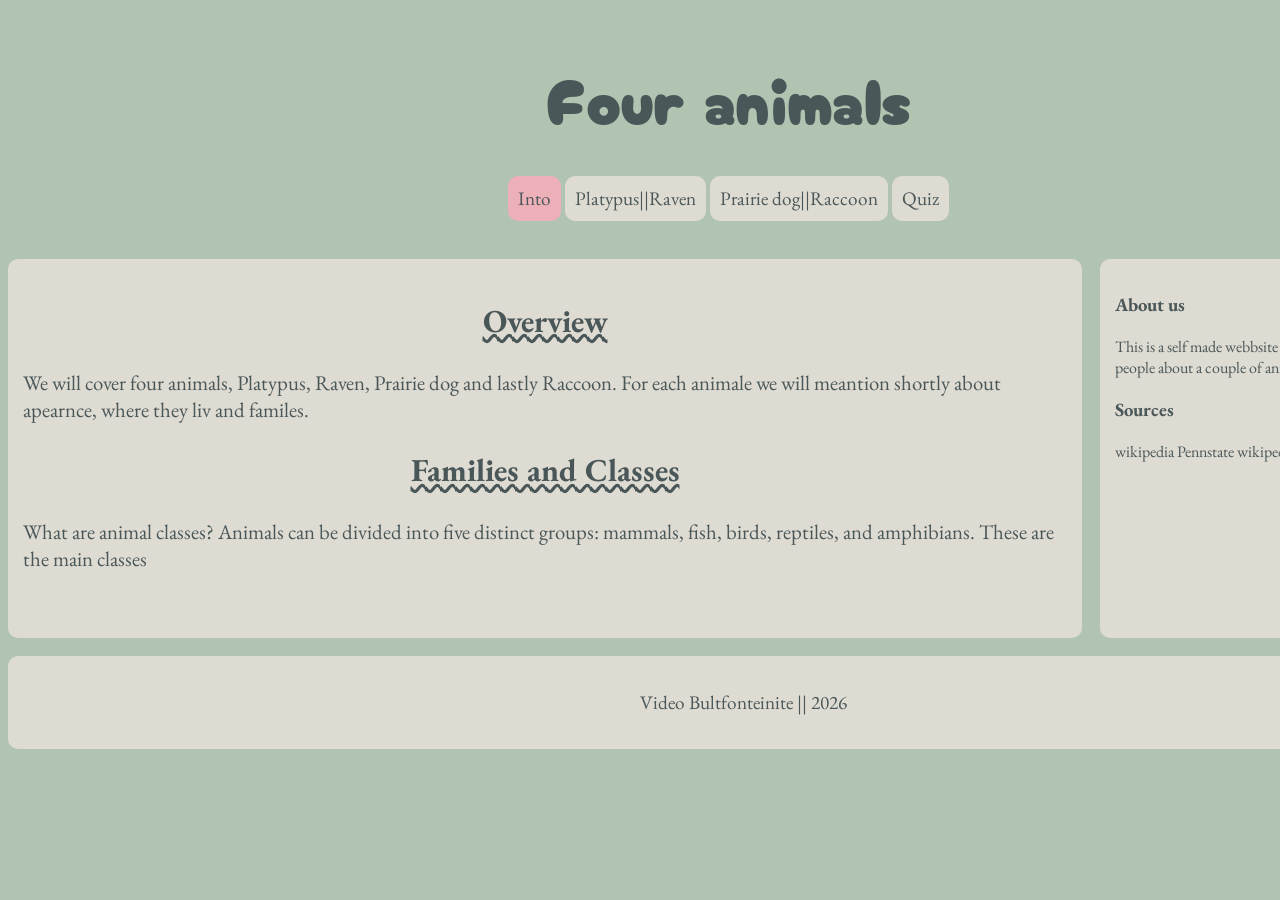
<file: index.html>
<!DOCTYPE html>
<html lang="en">

<head>
    <meta charset="UTF-8">
    <meta name="viewport" content="width=device-width, initial-scale=1.0">
    <title>Four animals</title>
    <link rel="stylesheet" href="style.css">
    <script defer src="./script.js"></script>
</head>

<body>
    <div class="container">
        <header class="into">
            <h1>Four animals</h1>
            <nav>
                <a href="./index.html" class="on">Into</a>
                <a href="./sida2.html">Platypus||Raven</a>
                <a href="./sida3.html">Prairie dog||Raccoon</a>
                <a href="./sida4.html">Quiz</a>
            </nav>
        </header>
        <main class="into">
            <h2>Overview</h2>
            <p>We will cover four animals, Platypus, Raven, Prairie dog and lastly Raccoon. For each animale we will
                meantion shortly about apearnce, where they liv and familes.</p>
                <p></p>
            <h2>Families and Classes</h2>
            <p>What are animal classes? Animals can be divided into five distinct groups: mammals, fish, birds, reptiles, and amphibians. These are the main classes </p>
        </main>
        <aside>
            <h3>About us</h3>
            <p class="aside">This is a self made webbsite with the purpes to inform people about a couple of animals.</p>
            <h3>Sources</h3>
            <p class="aside">
                <a href="https://en.wikipedia.org/wiki/Vertebrate#:~:text=The%20vertebrates%20make%20up%20the,of%20all%20kinds%2C%20and%20tetrapods.">wikipedia</a>
                <a href="cosystems.psu.edu/outreach/youth/sftrc/lesson-plans/wildlife/k-5/animal-groups#:~:text=Animals%20can%20be%20divided%20into,birds%2C%20reptiles%2C%20and%20amphibians.">Pennstate</a>
                <a href="https://www.wikipedia.org/">wikipedia</a>
            </p>
        </aside>
        <footer>
            <p class="name">Video Bultfonteinite || 2026</p>
        </footer>
    </div>
</body>

</html>
</file>
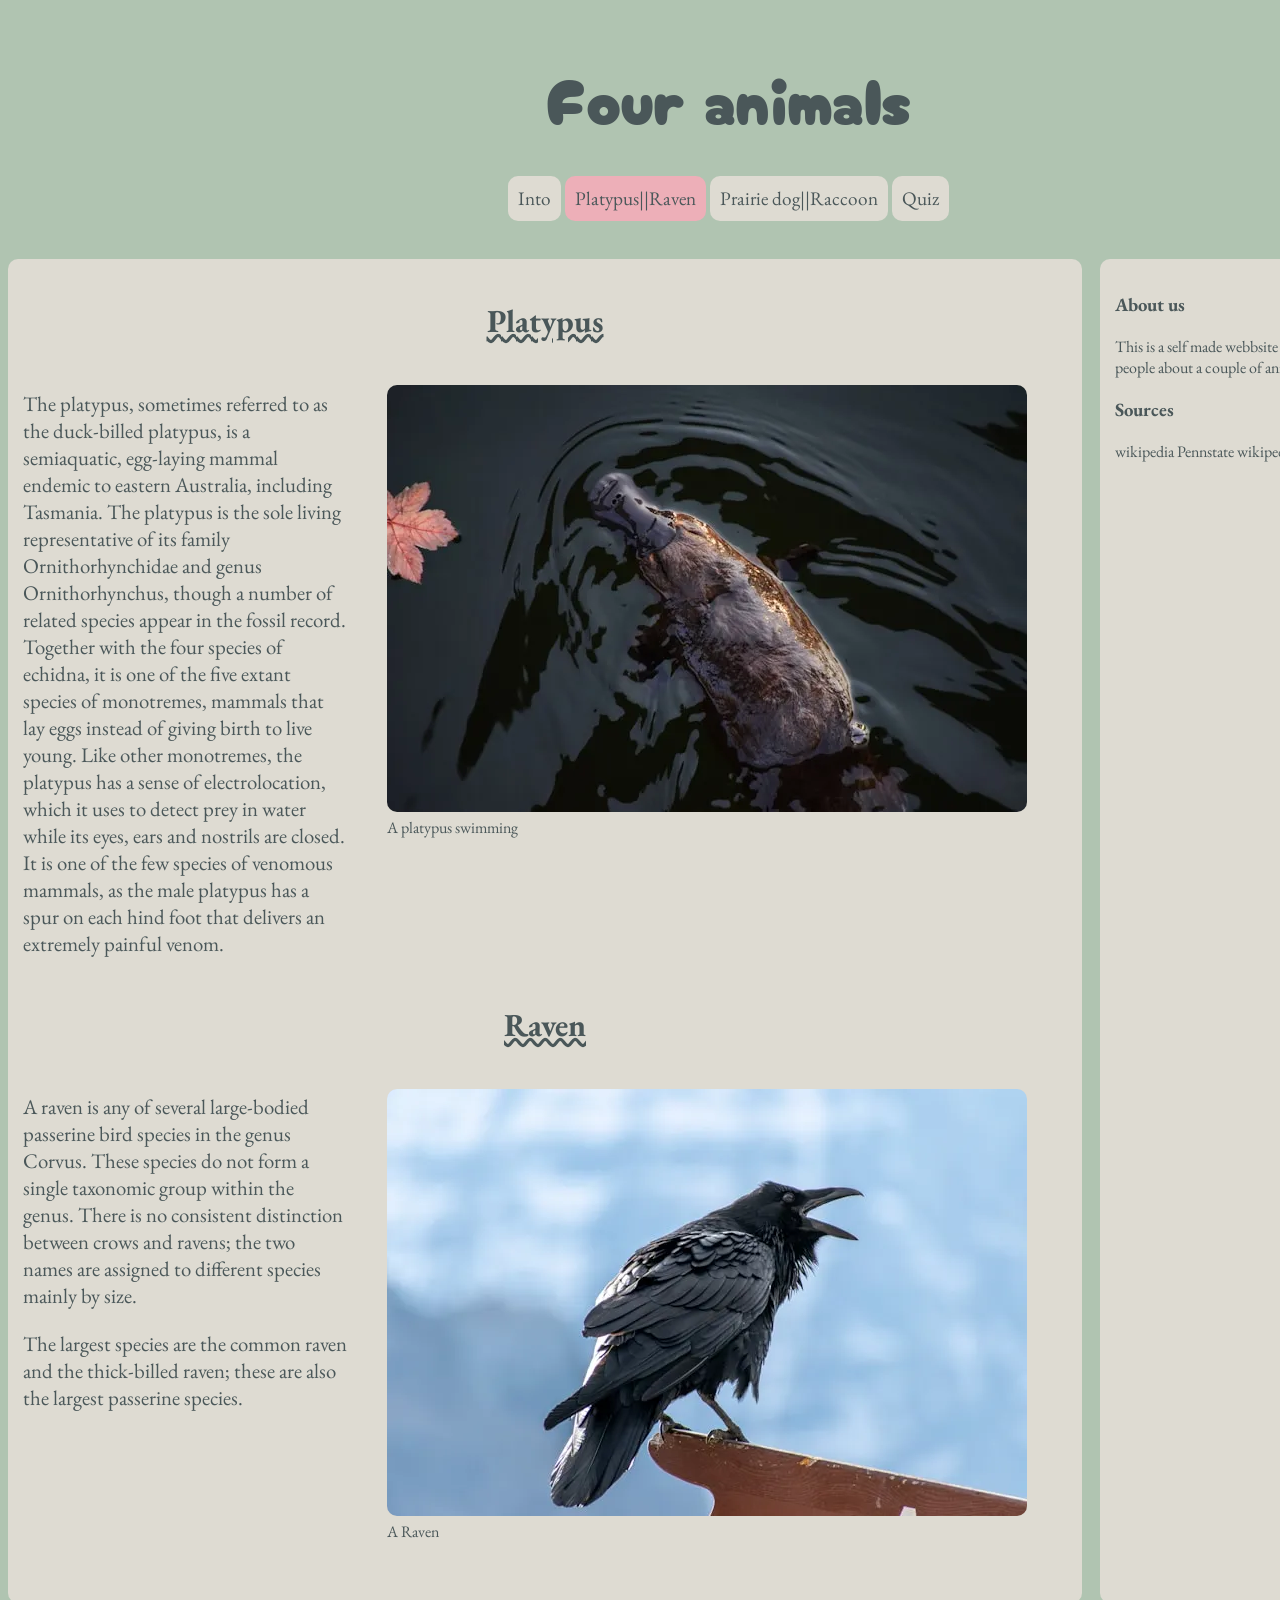
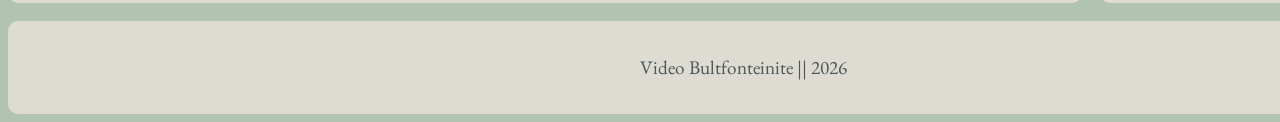
<file: sida2.html>
<!DOCTYPE html>
<html lang="en">

<head>
    <meta charset="UTF-8">
    <meta name="viewport" content="width=device-width, initial-scale=1.0">
    <title>Four animals</title>
    <link rel="stylesheet" href="style.css">
</head>

<body>
    <div class="container">
        <header class="into">
            <h1>Four animals</h1>
            <nav>
                <a href="./index.html">Into</a>
                <a href="./sida2.html" class="on">Platypus||Raven</a>
                <a href="./sida3.html">Prairie dog||Raccoon</a>
                <a href="./sida4.html">Quiz</a>
            </nav>
        </header>
        <main>
            <h2>Platypus</h2>
            <div class="animal">
                <div class="text">
                    <p>The platypus, sometimes referred to as the duck-billed platypus, is a semiaquatic, egg-laying
                        mammal endemic to eastern Australia, including Tasmania. The platypus is the sole living
                        representative of its family Ornithorhynchidae and genus Ornithorhynchus, though a number of
                        related species appear in the fossil record. Together with the four species of echidna, it is
                        one of the five extant species of monotremes, mammals that lay eggs instead of giving birth to
                        live young. Like other monotremes, the platypus has a sense of electrolocation, which it uses to
                        detect prey in water while its eyes, ears and nostrils are closed. It is one of the few species
                        of venomous mammals, as the male platypus has a spur on each hind foot that delivers an
                        extremely painful venom.</p>
                </div>
                <figure>
                    <img src="./bilder/michael-jerrard-Vv019m_ClpY-unsplash.webp"
                        alt="a picture of a swimming platypus">
                    <figcaption>A platypus swimming</figcaption>
                </figure>
            </div>
            <h2>Raven</h2>
            <div class="animal">
                <div class="text">
                    <p>A raven is any of several large-bodied passerine bird species in the genus Corvus. These species
                        do not form a single taxonomic group within the genus. There is no consistent distinction
                        between crows and ravens; the two names are assigned to different species mainly by size.</p>
                    <p>The largest species are the common raven and the thick-billed raven; these are also the largest
                        passerine species.</p>
                </div>
                <figure>
                    <img src="./bilder/anastasiya-dalenka-7iwKvbL3-UE-unsplash.webp" alt="A raven sitting on wood">
                    <figcaption>A Raven</figcaption>
                </figure>
            </div>
        </main>
        <aside>
            <h3>About us</h3>
            <p class="aside">This is a self made webbsite with the purpes to inform people about a couple of animals.
            </p>
            <h3>Sources</h3>
            <p class="aside">
                <a
                    href="https://en.wikipedia.org/wiki/Vertebrate#:~:text=The%20vertebrates%20make%20up%20the,of%20all%20kinds%2C%20and%20tetrapods.">wikipedia</a>
                <a
                    href="cosystems.psu.edu/outreach/youth/sftrc/lesson-plans/wildlife/k-5/animal-groups#:~:text=Animals%20can%20be%20divided%20into,birds%2C%20reptiles%2C%20and%20amphibians.">Pennstate</a>
                <a href="https://www.wikipedia.org/">wikipedia</a>

            </p>
        </aside>
        <footer>
            <p class="name">Video Bultfonteinite || 2026</p>
        </footer>
    </div>
</body>

</html>
</file>
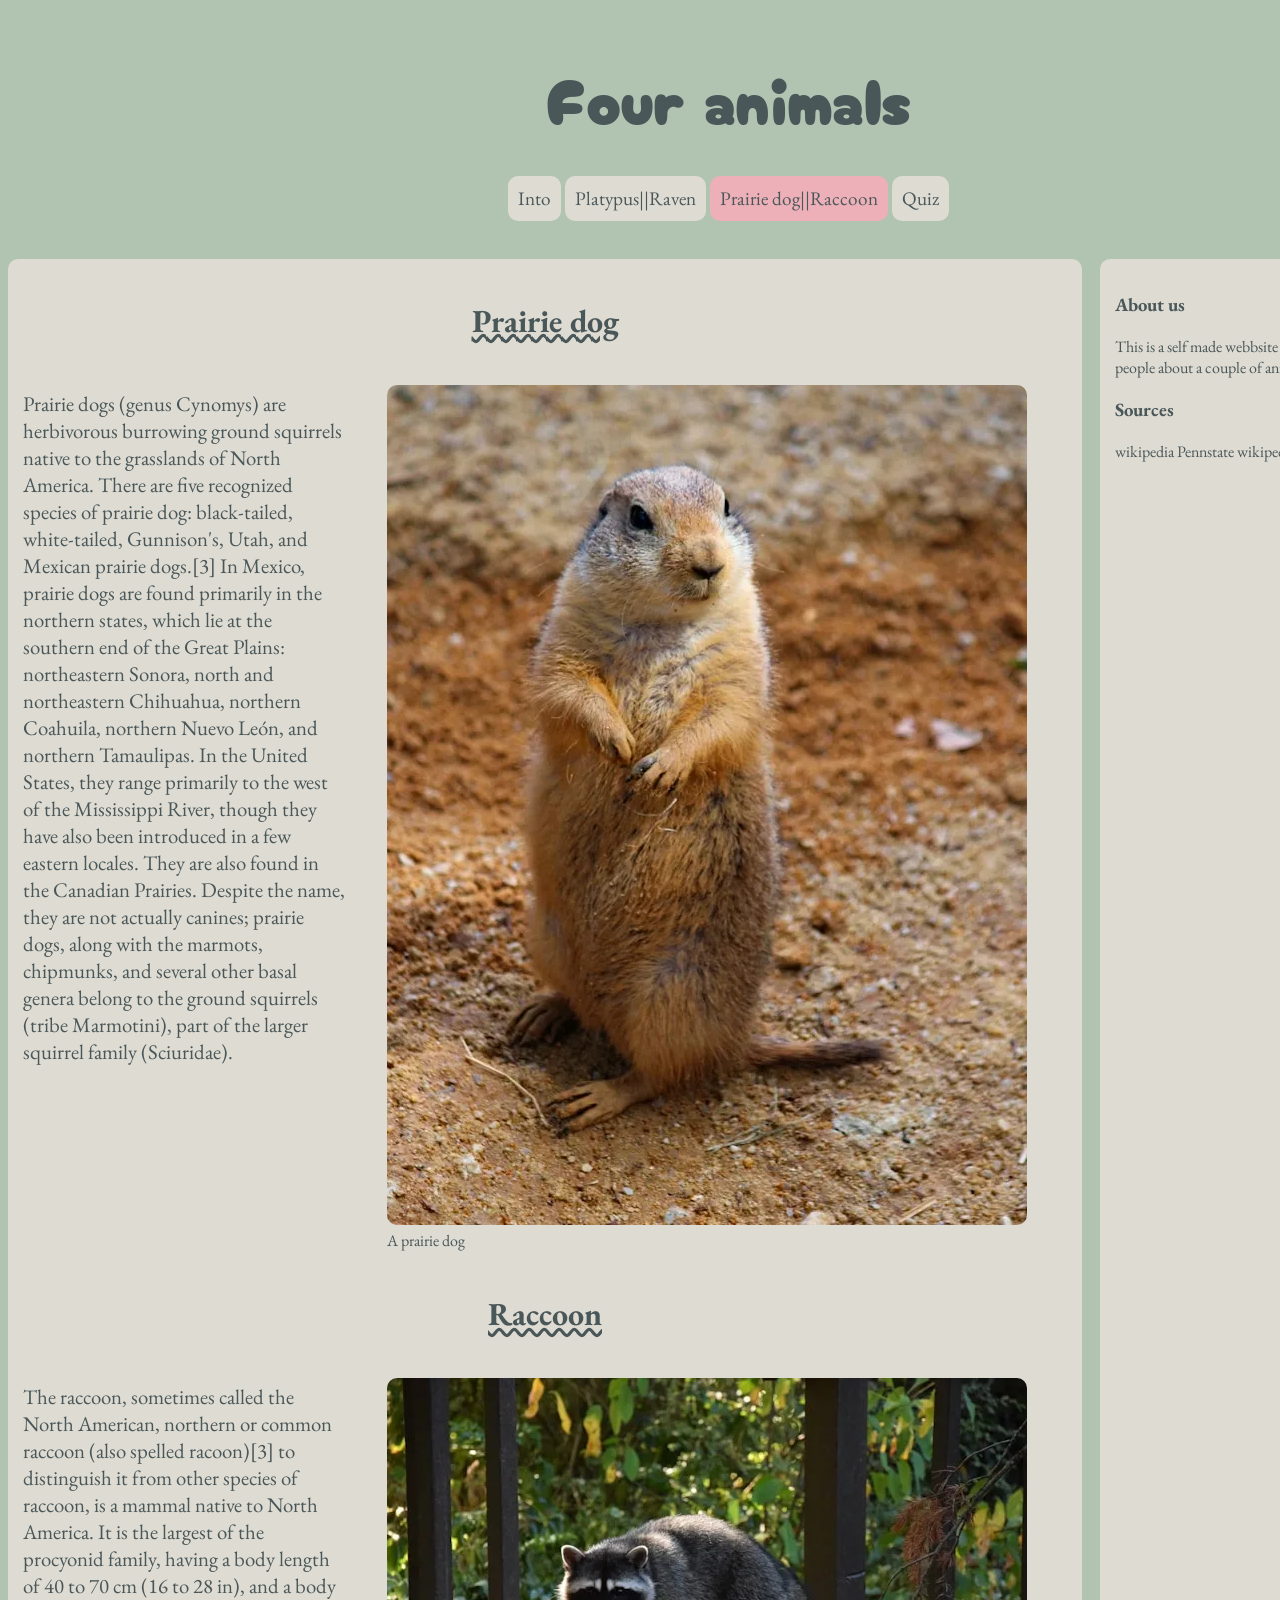
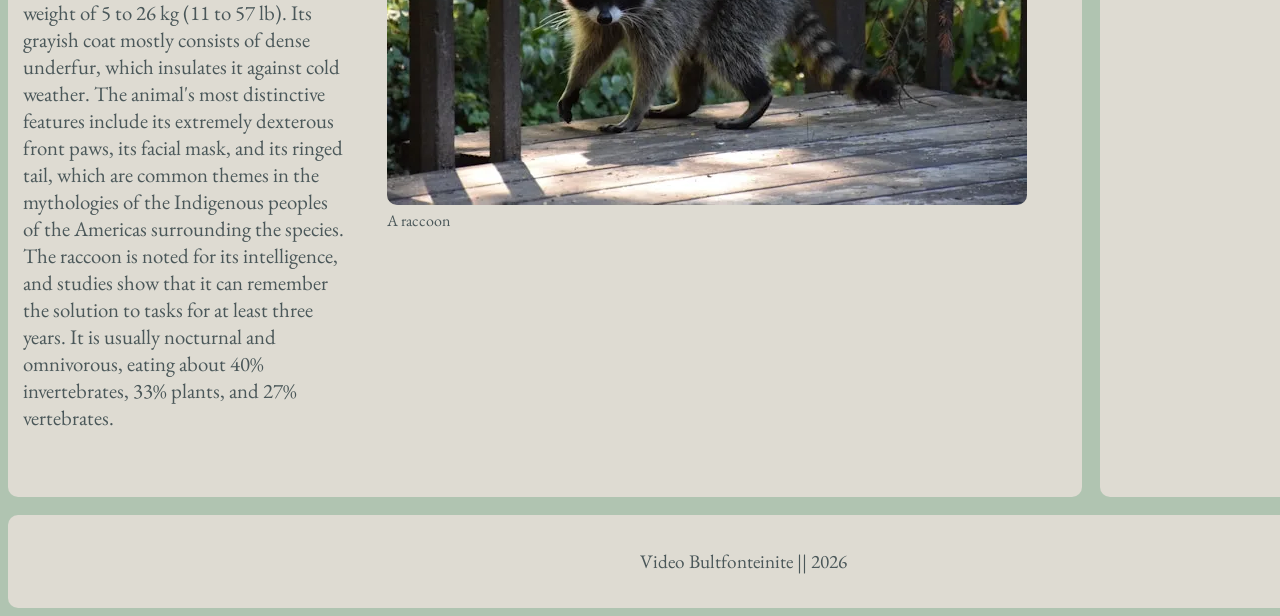
<file: sida3.html>
<!DOCTYPE html>
<html lang="en">

<head>
    <meta charset="UTF-8">
    <meta name="viewport" content="width=device-width, initial-scale=1.0">
    <title>Four animals</title>
    <link rel="stylesheet" href="style.css">
        <script defer src="./script.js"></script>
</head>

<body>
    <div class="container">
        <header class="into">
            <h1>Four animals</h1>
            <nav>
                <a href="./index.html">Into</a> 
                <a href="./sida2.html">Platypus||Raven</a>
                <a href="./sida3.html" class="on">Prairie dog||Raccoon</a>
                <a href="./sida4.html">Quiz</a>
            </nav>
        </header>
        <main>
            <h2>Prairie dog</h2>
            <div class="animal">

                <div class="text">
                    <p>Prairie dogs (genus Cynomys) are herbivorous burrowing ground squirrels native to the grasslands
                        of North America. There are five recognized species of prairie dog: black-tailed, white-tailed,
                        Gunnison's, Utah, and Mexican prairie dogs.[3] In Mexico, prairie dogs are found primarily in
                        the northern states, which lie at the southern end of the Great Plains: northeastern Sonora,
                        north and northeastern Chihuahua, northern Coahuila, northern Nuevo León, and northern
                        Tamaulipas. In the United States, they range primarily to the west of the Mississippi River,
                        though they have also been introduced in a few eastern locales. They are also found in the
                        Canadian Prairies. Despite the name, they are not actually canines; prairie dogs, along with the
                        marmots, chipmunks, and several other basal genera belong to the ground squirrels (tribe
                        Marmotini), part of the larger squirrel family (Sciuridae).</p>
                </div>
                <figure>
                    <img src="./bilder/dusan-veverkolog-ji-o6qCeZr8-unsplash.webp" alt="A Prairie dog looking around">
                    <figcaption>A prairie dog</figcaption>
                </figure>
            </div>
            <h2>Raccoon</h2>
            <div class="animal">
                <div class="text">
                    <p>The raccoon, sometimes called the North American, northern or common raccoon (also spelled
                        racoon)[3] to distinguish it from other species of raccoon, is a mammal native to North America.
                        It is the largest of the procyonid family, having a body length of 40 to 70 cm (16 to 28 in),
                        and a body weight of 5 to 26 kg (11 to 57 lb). Its grayish coat mostly consists of dense
                        underfur, which insulates it against cold weather. The animal's most distinctive features
                        include its extremely dexterous front paws, its facial mask, and its ringed tail, which are
                        common themes in the mythologies of the Indigenous peoples of the Americas surrounding the
                        species. The raccoon is noted for its intelligence, and studies show that it can remember the
                        solution to tasks for at least three years. It is usually nocturnal and omnivorous, eating about
                        40% invertebrates, 33% plants, and 27% vertebrates.
                    </p>
                </div>
                <figure>
                    <img src="./bilder/fr0ggy5-cHyTr1fTiN0-unsplash.webp" alt="A raccoon walking around">
                    <figcaption>A raccoon</figcaption>
                </figure>
            </div>
        </main>
        <aside>
            <h3>About us</h3>
            <p class="aside">This is a self made webbsite with the purpes to inform people about a couple of animals.
            </p>
            <h3>Sources</h3>
            <p class="aside">
                <a
                    href="https://en.wikipedia.org/wiki/Vertebrate#:~:text=The%20vertebrates%20make%20up%20the,of%20all%20kinds%2C%20and%20tetrapods.">wikipedia</a>
                <a
                    href="cosystems.psu.edu/outreach/youth/sftrc/lesson-plans/wildlife/k-5/animal-groups#:~:text=Animals%20can%20be%20divided%20into,birds%2C%20reptiles%2C%20and%20amphibians.">Pennstate</a>
                <a href="https://www.wikipedia.org/">wikipedia</a>

            </p>
        </aside>
        <footer>
            <p class="name">Video Bultfonteinite || 2026</p>
        </footer>
    </div>
</body>

</html>
</file>
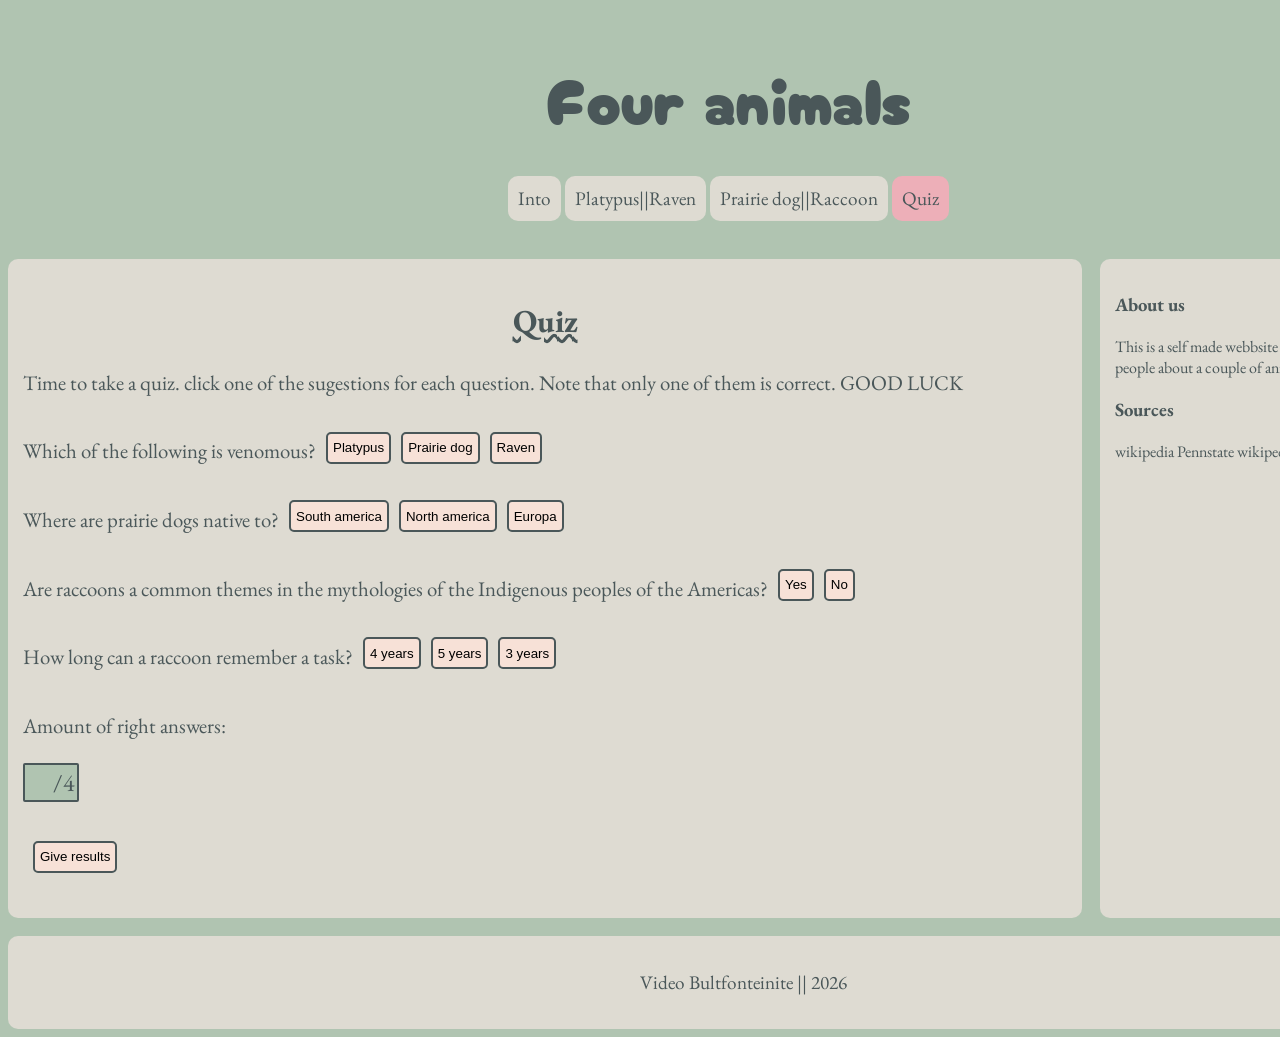
<file: sida4.html>
<!DOCTYPE html>
<html lang="en">

<head>
    <meta charset="UTF-8">
    <meta name="viewport" content="width=device-width, initial-scale=1.0">
    <title>Four animals</title>
    <link rel="stylesheet" href="style.css">
    <script defer src="./script.js"></script>
</head>

<body>
    <div class="container">
        <header class="into">
            <h1>Four animals</h1>
            <nav>
                <a href="./index.html">Into</a>
                <a href="./sida2.html">Platypus||Raven</a>
                <a href="./sida3.html">Prairie dog||Raccoon</a>
                <a href="./sida4.html" class="on">Quiz</a>
            </nav>
        </header>
        <main>
            <h2>Quiz</h2>
            <p>Time to take a quiz. click one of the sugestions for each question. Note that only one of them is
                correct. GOOD LUCK</p>
            <div class="animal">
                <p class="question">Which of the following is venomous?</p>
                <button class="right" onclick="Correct()">Platypus</button>
                <button>Prairie dog</button>
                <button>Raven</button>
                <!-- answer platypus -->
            </div>
            <div class="animal">
                <p class="question">Where are prairie dogs native to?</p>
                <button>South america</button>
                <button class="right1" onclick="Correct()">North america</button>
                <button>Europa</button>
                <!-- Answer north america -->
            </div>
            <div class="animal">
                <p class="question"> Are raccoons a common themes in the mythologies of the Indigenous peoples of the
                    Americas?</p>
                <button class="right2" onclick="Correct()">Yes</button>
                <button>No</button>
                <!-- Answer Yes -->
            </div>
            <div class="animal">
                <p class="question">How long can a raccoon remember a task?</p>
                <button>4 years</button>
                <button>5 years</button>
                <button class="right3" onclick="Correct()">3 years</button>
                <!-- three years -->
            </div>
            <div class="box">
                <P>Amount of right answers:</P>
                <p class="amount"> /4</p>
                <button onclick="giveAnswer()">Give results</button>
            </div>
        </main>
        <aside>
            <h3>About us</h3>
            <p class="aside">This is a self made webbsite with the purpes to inform people about a couple of animals.
            </p>
            <h3>Sources</h3>
            <p class="aside">
                <a
                    href="https://en.wikipedia.org/wiki/Vertebrate#:~:text=The%20vertebrates%20make%20up%20the,of%20all%20kinds%2C%20and%20tetrapods.">wikipedia</a>
                <a
                    href="cosystems.psu.edu/outreach/youth/sftrc/lesson-plans/wildlife/k-5/animal-groups#:~:text=Animals%20can%20be%20divided%20into,birds%2C%20reptiles%2C%20and%20amphibians.">Pennstate</a>
                <a href="https://www.wikipedia.org/">wikipedia</a>
            </p>
        </aside>
        <footer>
            <p class="name">Video Bultfonteinite || 2026</p>
        </footer>
    </div>

</body>

</html>
</file>
<file: style.css>
/* font */
@import url('https://fonts.googleapis.com/css2?family=Cherry+Bomb+One&family=EB+Garamond:ital,wght@0,400..800;1,400..800&display=swap');

/* colours */
:root {
    --cherry-blossom: #edafb8ff;
    --powder-petal: #f7e1d7ff;
    --dust-grey: #dedbd2ff;
    --ash-grey: #b0c4b1ff;
    --iron-grey: #4a5759ff;
}

body {
    background-color: var(--ash-grey);
    font-family: "EB Garamond", serif;
    color: var(--iron-grey);

}

.container {
    width: 90rem;
    margin: auto;
    display: grid;
    grid-template-columns: 3fr 1fr;
    gap: 3rem;
    grid-template-areas:
        "header header"
        "main aside"
        "footer footer";
}

/* header */
header {
    grid-area: header;
}

header h1 {
    text-align: center;
    font-family: "Cherry Bomb One", system-ui;
    font-weight: 400;
    font-style: normal;
    font-size: 4rem;

}

header nav {
    text-align: center;
    font-size: 1.2rem;
}

header a {
    padding: 10px;
    text-decoration: none;
    color: var(--iron-grey);
    background-color: var(--dust-grey);
    border-radius: 10px;
}

header a:hover {
    background-color: var(--cherry-blossom);
    padding: 7px;
}

header a.on {
    background-color: var(--cherry-blossom);
}

/* main for intro page*/
main {
    background-color: var(--dust-grey);
    grid-area: main;
    margin: auto;
    padding: 15px;
    border-radius: 10px;
    height: 100%;
    width: 100%;
}

/* main page for both animal pages */
main h2 {
    font-size: 2rem;
    text-decoration: wavy underline;
    text-align: center;
}

main p {
    font-size: 1.3rem;
}

/* For the animal pages aka page 1 and 2 */
main .animal {
    /* This will cover pages 2-4 */
    display: flex;
}

main .animal figure {
    size: 0.7rem;
}

main .animal img {
    border-radius: 10px;
    size-adjust: 0.7rem;
}

/* for the quiz aka page 4 */
main button {
    margin-left: 10px;
    padding: 5px;
    height: 2rem;
    margin-top: 15px;
    background-color: var(--powder-petal);
    border-radius: 5px;
    border: var(--iron-grey) solid 2px;
}

main button:hover {
    background: var(--cherry-blossom);
}

main .amount {
    width: 3rem;
    background-color: var(--ash-grey);
    border: 2px solid var(--iron-grey);
    text-align: right;
    font-size: 1.5rem;
    padding: 2px;
    border-radius: 2px;
}

/* aside */
/* umm will have to move due to multiple reasonons */
aside {
    grid-area: aside;
    background-color: var(--dust-grey);
    margin: auto;
    padding: 15px;
    border-radius: 10px;
    height: 100%;
    width: 100%;
}

aside p.aside a {
    text-decoration: none;
    color: var(--iron-grey);
}

/* footer */
footer {
    background-color: var(--dust-grey);
    grid-area: footer;
    margin: auto;
    padding: 15px;
    border-radius: 10px;
    width: 100%;
}

footer .name {
    text-align: center;
    font-size: 1.2rem;
}

/* Mobil */
@media (max-width: 480px) {
    .container {
        grid-template-columns: 1fr;
        grid-template-areas:
            "header"
            "nav"
            "main"
            "aside"
            "footer";

    }

    main .animal {
        /* This will cover pages 2-4 for phones*/
        display: contents;
    }
    .intro{
         width: 40rem;
    }
}

/* Ipad */
@media (max-width: 768px) {
    .container {
        grid-template-columns: 1fr;
        grid-template-areas:
            "header"
            "nav"
            "main"
            "aside"
            "footer";
        width: 50rem;
    }
    .intro{
         width: 50rem;
    }
    figure{
         size: 0.5rem;
    }
}
</file>
